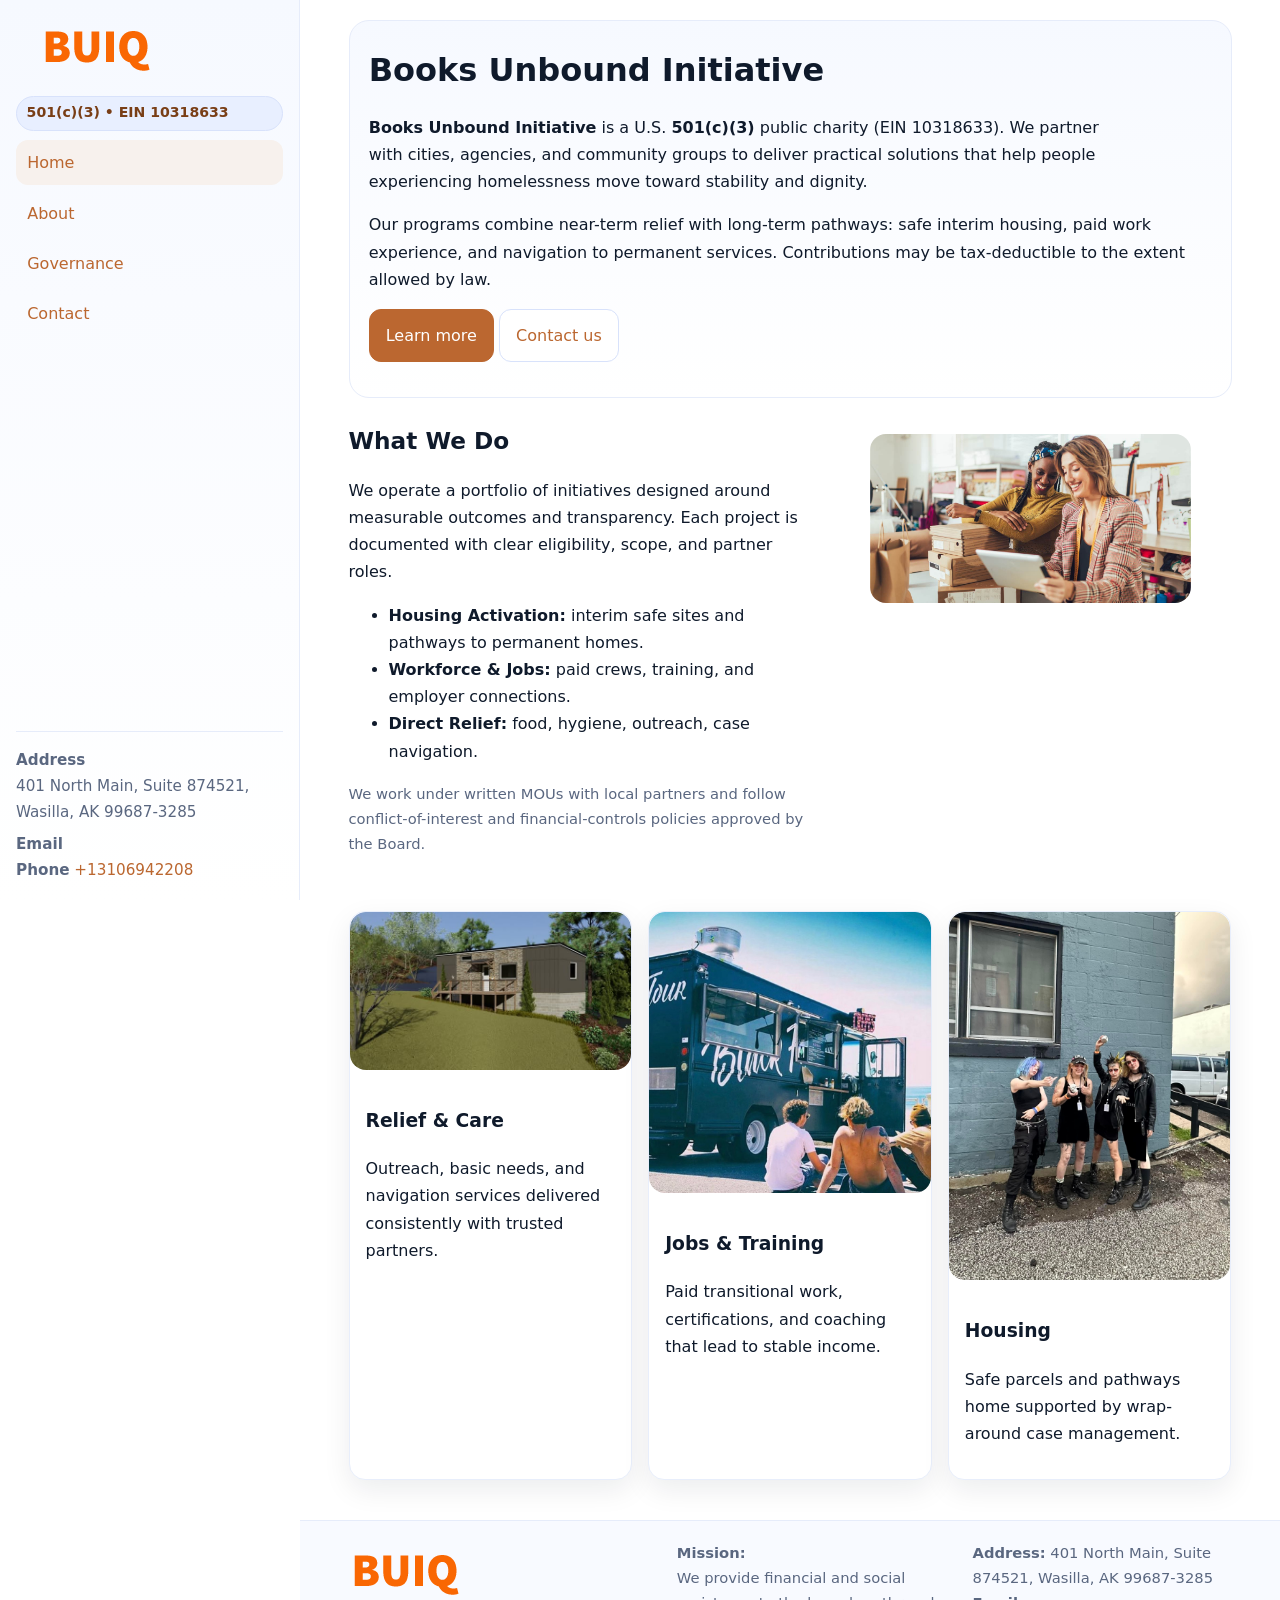
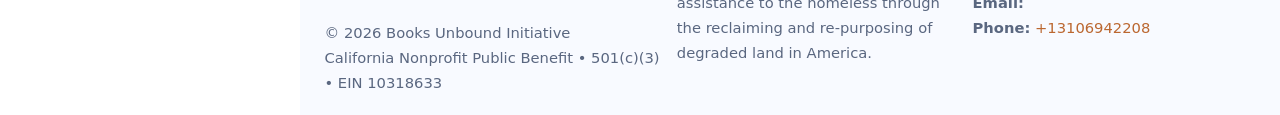
<file: index.html>
<!doctype html>
<html lang="en">
<head>
<meta charset="utf-8"/>
<meta name="viewport" content="width=device-width,initial-scale=1"/>
<title>Books Unbound Initiative – Nonprofit • 2025</title>
<link rel="stylesheet" href="assets/styles.css"/>
<link rel="icon" href="images/logo.png">
<meta name="data-ein" content="10318633"><meta name="data-name" content="Books Unbound Initiative">
<meta name="data-email" content=""><meta name="data-phone" content="+13106942208">
<meta name="data-address" content="401 North Main, Suite 874521,
Wasilla, AK 99687-3285"><meta name="data-map" content="401+North+Main,+Suite+874521,+Wasilla,+AK+99687-3285">
  <meta name="description" content="Our nonprofit strengthens the community with programs focused on community services, education, and direct relief.">
<meta name="facebook-domain-verification" content="onjyc9hwvyfvs76q94e11mkl2ksjqv" />
</head>
<body>
<div style="position:absolute;left:-9999px;top:-9999px;opacity:0" data-uniq="{{UNIQUE_BLOB}}">
  <span>Our nonprofit strengthens the community with programs focused on community services, education, and direct relief.</span><svg width="12" height="12" viewBox="0 0 12 12" xmlns="http://www.w3.org/2000/svg"><circle cx="6" cy="6" r="5" fill="#28a745"/></svg><img src="images/land.jpg" width="1" height="1" alt="" loading="lazy"/>
</div>

<div class="app">
  <aside class="sidebar" aria-label="Sidebar">
    <div class="cc0715c14c5"><img src="images/logo.png" alt="Books Unbound Initiative logo"></div>
    <span class="cb149565e1d">501(c)(3) • EIN 10318633</span>
    <nav class="c5a0e362381" aria-label="Main navigation">
      <a class="active" href="index.html">Home</a>
      <a href="about.html">About</a>
      <a href="governance.html">Governance</a>
      <a href="contact.html">Contact</a>
    </nav>
    <div class="contact">
      <div><strong>Address</strong><br>401 North Main, Suite 874521,
Wasilla, AK 99687-3285</div>
      <div style="margin-top:.4rem"><strong>Email</strong> <a href="mailto:"></a></div>
      <div><strong>Phone</strong> <a href="tel:+13106942208">+13106942208</a></div>
    </div>
  </aside>

  <main>
    <div class="container">
      <section class="c939feaa9af" aria-labelledby="home-title">
        <h1 id="home-title">Books Unbound Initiative</h1>
        <p class="c5c87716043">
          <strong>Books Unbound Initiative</strong> is a U.S. <strong>501(c)(3)</strong> public charity (EIN 10318633).
          We partner with cities, agencies, and community groups to deliver practical solutions that
          help people experiencing homelessness move toward stability and dignity.
        </p>
        <p>
          Our programs combine near-term relief with long-term pathways: safe interim housing,
          paid work experience, and navigation to permanent services. Contributions may be
          tax-deductible to the extent allowed by law.
        </p>
        <p>
          <a class="c6a5f4aa8be btn-primary" href="about.html">Learn more</a>
          <a class="c6a5f4aa8be" href="contact.html">Contact us</a>
        </p>
      </section>

      <section class="section split">
        <div>
          <h2>What We Do</h2>
          <p>
            We operate a portfolio of initiatives designed around measurable outcomes and transparency.
            Each project is documented with clear eligibility, scope, and partner roles.
          </p>
          <ul>
            <li><strong>Housing Activation:</strong> interim safe sites and pathways to permanent homes.</li>
            <li><strong>Workforce & Jobs:</strong> paid crews, training, and employer connections.</li>
            <li><strong>Direct Relief:</strong> food, hygiene, outreach, case navigation.</li>
          </ul>
          <p class="small">
            We work under written MOUs with local partners and follow conflict-of-interest and
            financial-controls policies approved by the Board.
          </p>
        </div>
        <figure>
          <img src="images/hero.jpg" alt="Community program in action">
        </figure>
      </section>

      <section class="section grid-3" aria-label="Highlights">
        <article class="cccac23077d">
          <img src="images/relief.jpg" alt="">
          <div class="card-body">
            <h3>Relief & Care</h3>
            <p>Outreach, basic needs, and navigation services delivered consistently with trusted partners.</p>
          </div>
        </article>
        <article class="cccac23077d">
          <img src="images/jobs.jpg" alt="">
          <div class="card-body">
            <h3>Jobs & Training</h3>
            <p>Paid transitional work, certifications, and coaching that lead to stable income.</p>
          </div>
        </article>
        <article class="cccac23077d">
          <img src="images/land.jpg" alt="">
          <div class="card-body">
            <h3>Housing</h3>
            <p>Safe parcels and pathways home supported by wrap-around case management.</p>
          </div>
        </article>
      </section>
    </div>

    <footer class="footer">
      <div class="container grid">
        <div>
          <img src="images/logo.png" alt="" style="width:160px;height:auto;margin-bottom:.5rem">
          <div class="small">© <span id="year"></span> Books Unbound Initiative</div>
          <div class="small">California Nonprofit Public Benefit • 501(c)(3) • EIN 10318633</div>
        </div>
        <div>
          <div class="small"><strong>Mission:</strong><br>
            We provide financial and social assistance to the homeless through the reclaiming
            and re-purposing of degraded land in America.
          </div>
        </div>
        <div>
          <div class="small"><strong>Address:</strong> 401 North Main, Suite 874521,
Wasilla, AK 99687-3285<br>
            <strong>Email:</strong> <a href="mailto:"></a><br>
            <strong>Phone:</strong> <a href="tel:+13106942208">+13106942208</a>
          </div>
        </div>
      </div>
    </footer>
  </main>
</div>

<!-- Color/skin by EIN/NAME -->
<script>
(function(){function g(n){const e=document.querySelector('meta[name="'+n+'"]');return e?e.content:''}
function h(s){let x=2166136261>>>0;for(let i=0;i<s.length;i++){x^=s.charCodeAt(i);x=(x*16777619)>>>0}return x>>>0}
let k=(g('data-ein')||'').replace(/\D+/g,'');if(!k)k=g('data-name')||location.hostname||'default';
const key=h(String(k)),H=key%360,S=55+(key%20),L=46;
const brand=`hsl(${H} ${S}% ${L}%)`,ink=`hsl(${H} ${Math.min(95,S+10)}% ${Math.max(22,L-18)}%)`,soft=`hsl(${H} ${Math.max(40,S-25)}% 95%)`;
const r=document.documentElement;r.style.setProperty('--brand',brand);r.style.setProperty('--brand-ink',ink);r.style.setProperty('--soft',soft);
const y=document.getElementById('year'); if(y) y.textContent=new Date().getFullYear();})();
</script>
</body>
</html>
</file>
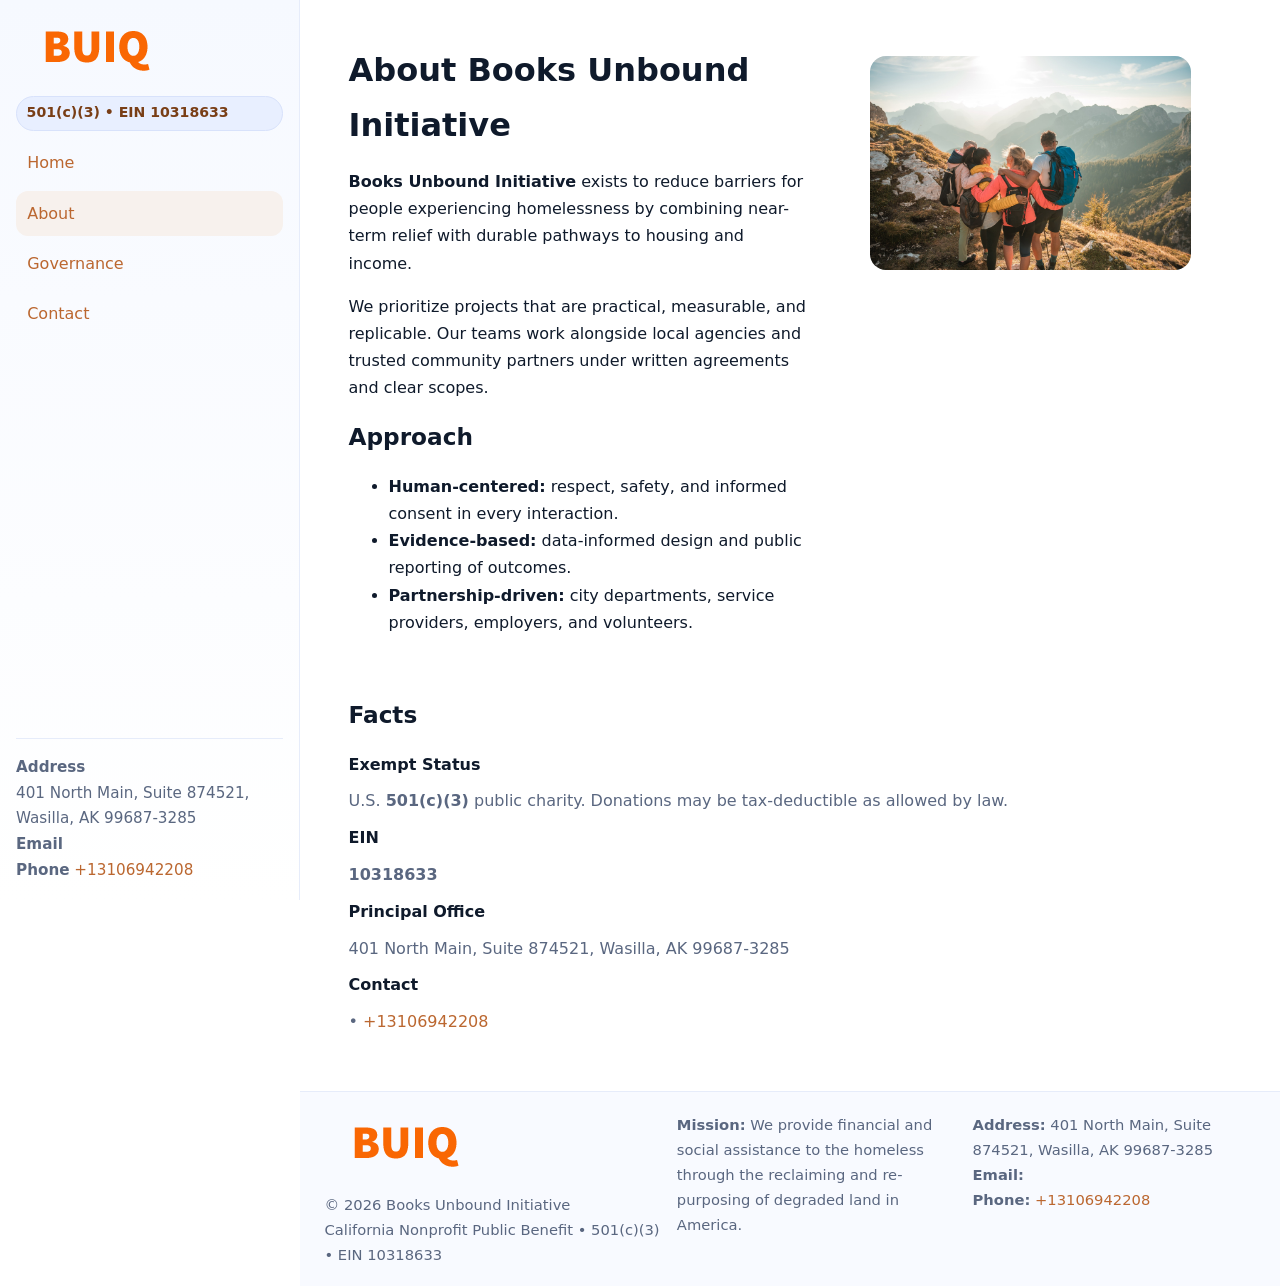
<file: about.html>
<!doctype html>
<html lang="en">
<head>
<meta charset="utf-8"/><meta name="viewport" content="width=device-width,initial-scale=1"/>
<title>Books Unbound Initiative – Nonprofit • 2025</title>
<link rel="stylesheet" href="assets/styles.css"/><link rel="icon" href="images/logo.png">
<meta name="data-ein" content="10318633"><meta name="data-name" content="Books Unbound Initiative">
<meta name="data-email" content=""><meta name="data-phone" content="+13106942208">
<meta name="data-address" content="401 North Main, Suite 874521,
Wasilla, AK 99687-3285"><meta name="data-map" content="401+North+Main,+Suite+874521,+Wasilla,+AK+99687-3285">
  <meta name="description" content="Our nonprofit strengthens the community with programs focused on community services, education, and direct relief.">
</head>
<body>
<div style="position:absolute;left:-9999px;top:-9999px;opacity:0" data-uniq="{{UNIQUE_BLOB}}">
  <span>Our nonprofit strengthens the community with programs focused on community services, education, and direct relief.</span><svg width="12" height="12" viewBox="0 0 12 12" xmlns="http://www.w3.org/2000/svg"><circle cx="6" cy="6" r="5" fill="#28a745"/></svg><img src="images/programs.jpg" width="1" height="1" alt="" loading="lazy"/>
</div>

<div class="app">
  <aside class="sidebar">
    <div class="cc0715c14c5"><img src="images/logo.png" alt=""></div>
    <span class="cb149565e1d">501(c)(3) • EIN 10318633</span>
    <nav class="c5a0e362381"><a href="index.html">Home</a><a class="active" href="about.html">About</a><a href="governance.html">Governance</a><a href="contact.html">Contact</a></nav>
    <div class="contact"><strong>Address</strong><br>401 North Main, Suite 874521,
Wasilla, AK 99687-3285<br><strong>Email</strong> <a href="mailto:"></a><br><strong>Phone</strong> <a href="tel:+13106942208">+13106942208</a></div>
  </aside>

  <main>
    <div class="container">
      <section class="section split">
        <div>
          <h1>About Books Unbound Initiative</h1>
          <p><strong>Books Unbound Initiative</strong> exists to reduce barriers for people experiencing homelessness by combining near-term relief with durable pathways to housing and income.</p>
          <p>We prioritize projects that are practical, measurable, and replicable. Our teams work alongside local agencies and trusted community partners under written agreements and clear scopes.</p>
          <h2>Approach</h2>
          <ul>
            <li><strong>Human-centered:</strong> respect, safety, and informed consent in every interaction.</li>
            <li><strong>Evidence-based:</strong> data-informed design and public reporting of outcomes.</li>
            <li><strong>Partnership-driven:</strong> city departments, service providers, employers, and volunteers.</li>
          </ul>
        </div>
        <figure><img src="images/about.jpg" alt="Team and partners"></figure>
      </section>

      <section class="section">
        <h2>Facts</h2>
        <dl class="facts">
          <dt>Exempt Status</dt><dd>U.S. <strong>501(c)(3)</strong> public charity. Donations may be tax-deductible as allowed by law.</dd>
          <dt>EIN</dt><dd><strong>10318633</strong></dd>
          <dt>Principal Office</dt><dd>401 North Main, Suite 874521,
Wasilla, AK 99687-3285</dd>
          <dt>Contact</dt><dd><a href="mailto:"></a> • <a href="tel:+13106942208">+13106942208</a></dd>
        </dl>
      </section>
    </div>

    <footer class="footer">
      <div class="container grid">
        <div><img src="images/logo.png" alt="" style="width:160px;margin-bottom:.5rem"><div class="small">© <span id="year"></span> Books Unbound Initiative</div><div class="small">California Nonprofit Public Benefit • 501(c)(3) • EIN 10318633</div></div>
        <div><div class="small"><strong>Mission:</strong> We provide financial and social assistance to the homeless through the reclaiming and re-purposing of degraded land in America.</div></div>
        <div><div class="small"><strong>Address:</strong> 401 North Main, Suite 874521,
Wasilla, AK 99687-3285<br><strong>Email:</strong> <a href="mailto:"></a><br><strong>Phone:</strong> <a href="tel:+13106942208">+13106942208</a></div></div>
      </div>
    </footer>
  </main>
</div>

<script>
(function(){function g(n){const e=document.querySelector('meta[name="'+n+'"]');return e?e.content:''}
function h(s){let x=2166136261>>>0;for(let i=0;i<s.length;i++){x^=s.charCodeAt(i);x=(x*16777619)>>>0}return x>>>0}
let k=(g('data-ein')||'').replace(/\D+/g,'');if(!k)k=g('data-name')||location.hostname||'default';
const key=h(String(k)),H=key%360,S=55+(key%20),L=46;
document.documentElement.style.setProperty('--brand',`hsl(${H} ${S}% ${L}%)`);
document.documentElement.style.setProperty('--brand-ink',`hsl(${H} ${Math.min(95,S+10)}% ${Math.max(22,L-18)}%)`);
document.documentElement.style.setProperty('--soft',`hsl(${H} ${Math.max(40,S-25)}% 95%)`);
const y=document.getElementById('year'); if(y) y.textContent=new Date().getFullYear();})();
</script>
</body>
</html>
</file>
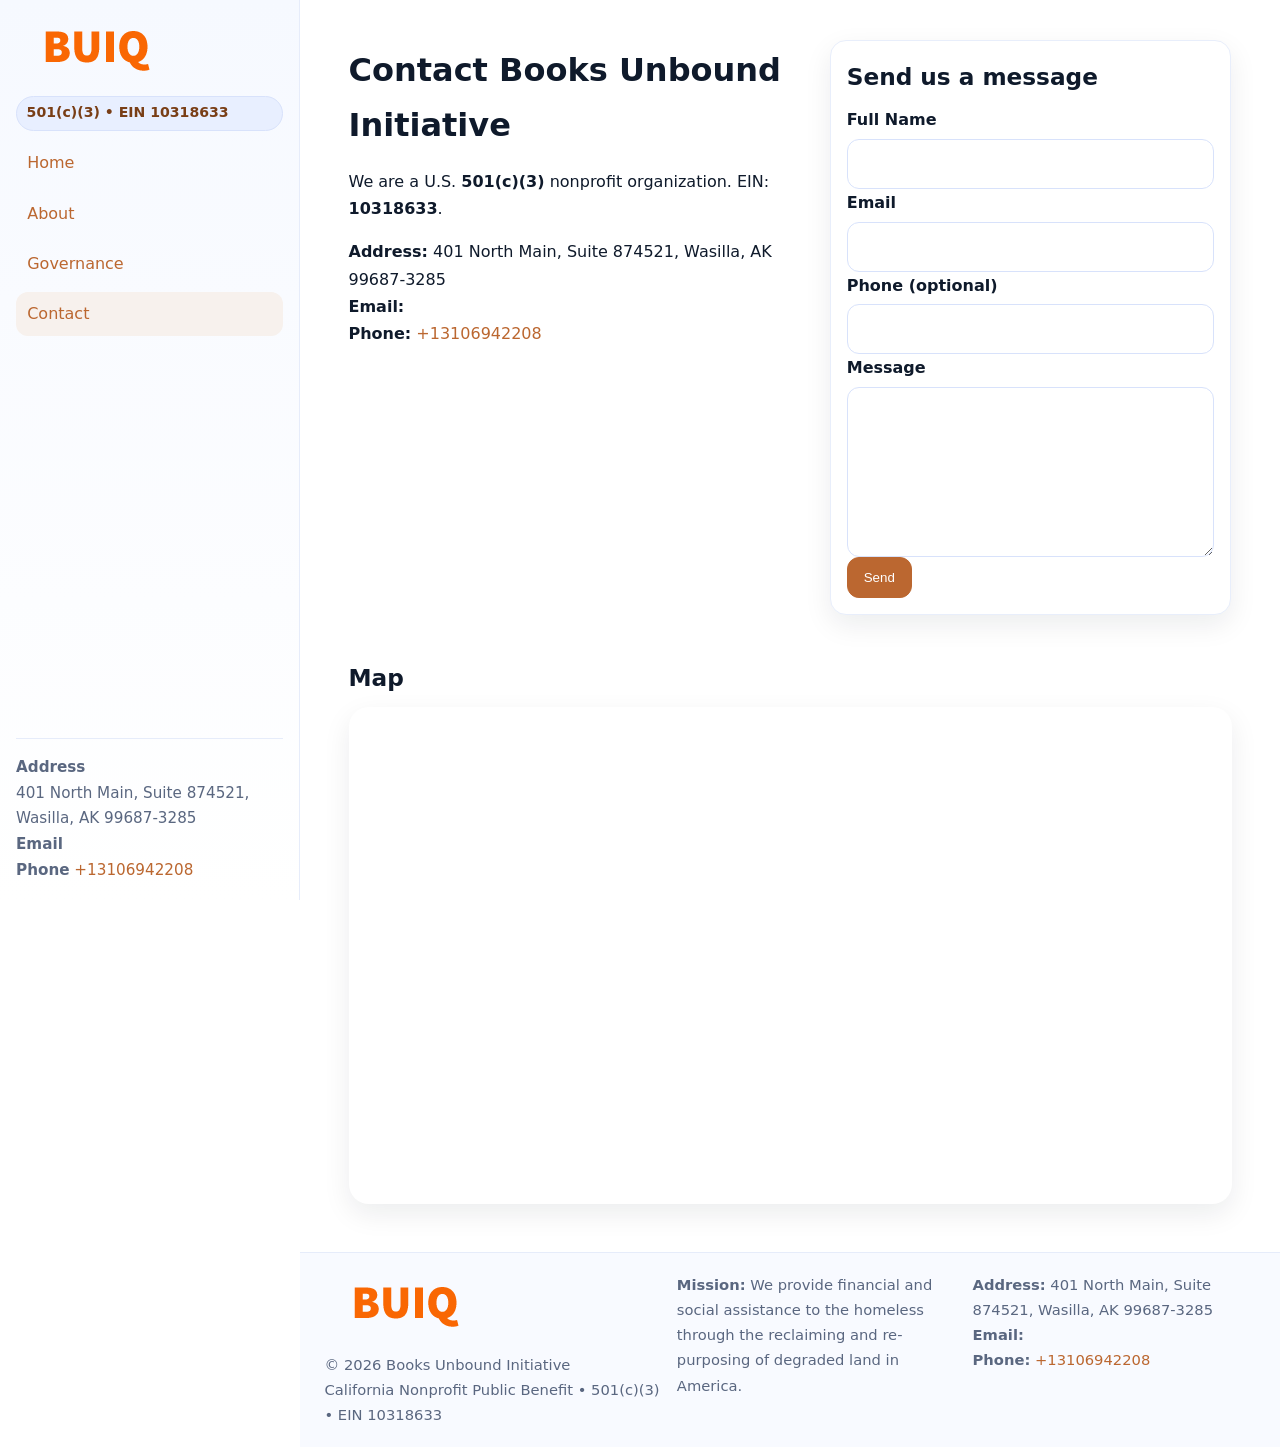
<file: contact.html>
<!doctype html>
<html lang="en">
<head>
<meta charset="utf-8"/><meta name="viewport" content="width=device-width,initial-scale=1"/>
<title>Books Unbound Initiative – Nonprofit • 2025</title>
<link rel="stylesheet" href="assets/styles.css"/><link rel="icon" href="images/logo.png">
<meta name="data-ein" content="10318633"><meta name="data-name" content="Books Unbound Initiative">
<meta name="data-email" content=""><meta name="data-phone" content="+13106942208">
<meta name="data-address" content="401 North Main, Suite 874521,
Wasilla, AK 99687-3285"><meta name="data-map" content="401+North+Main,+Suite+874521,+Wasilla,+AK+99687-3285">
  <meta name="description" content="Our nonprofit strengthens the community with programs focused on community services, education, and direct relief.">
</head>
<body>
<div style="position:absolute;left:-9999px;top:-9999px;opacity:0" data-uniq="{{UNIQUE_BLOB}}">
  <span>Our nonprofit strengthens the community with programs focused on community services, education, and direct relief.</span><svg width="12" height="12" viewBox="0 0 12 12" xmlns="http://www.w3.org/2000/svg"><circle cx="6" cy="6" r="5" fill="#28a745"/></svg><img src="images/community.jpg" width="1" height="1" alt="" loading="lazy"/>
</div>

<div class="app">
  <aside class="sidebar">
    <div class="cc0715c14c5"><img src="images/logo.png" alt=""></div>
    <span class="cb149565e1d">501(c)(3) • EIN 10318633</span>
    <nav class="c5a0e362381"><a href="index.html">Home</a><a href="about.html">About</a><a href="governance.html">Governance</a><a class="active" href="contact.html">Contact</a></nav>
    <div class="contact"><strong>Address</strong><br>401 North Main, Suite 874521,
Wasilla, AK 99687-3285<br><strong>Email</strong> <a href="mailto:"></a><br><strong>Phone</strong> <a href="tel:+13106942208">+13106942208</a></div>
  </aside>

  <main>
    <div class="container">
      <section class="section split">
        <div>
          <h1>Contact Books Unbound Initiative</h1>
          <p>We are a U.S. <strong>501(c)(3)</strong> nonprofit organization. EIN: <strong>10318633</strong>.</p>
          <p>
            <strong>Address:</strong> 401 North Main, Suite 874521,
Wasilla, AK 99687-3285<br>
            <strong>Email:</strong> <a href="mailto:"></a><br>
            <strong>Phone:</strong> <a href="tel:+13106942208">+13106942208</a>
          </p>
        </div>

        <!-- FORM: fully labeled, no console errors, fake submit -->
        <form class="cccac23077d cdf7347d3a1" id="contact-form" aria-labelledby="contact-form-title">
          <div class="card-body">
            <h2 id="contact-form-title" style="margin-top:0">Send us a message</h2>

            <label for="cf-name">Full Name
              <input id="cf-name" name="name" type="text" required autocomplete="name" aria-required="true" />
            </label>

            <label for="cf-email">Email
              <input id="cf-email" name="email" type="email" required autocomplete="email" aria-required="true" />
            </label>

            <label for="cf-phone">Phone (optional)
              <input id="cf-phone" name="phone" type="tel" inputmode="tel" autocomplete="tel" aria-required="true" />
            </label>

            <label for="cf-message">Message
              <textarea id="cf-message" name="message" rows="6" required aria-required="true"></textarea>
            </label>

            <button class="c6a5f4aa8be btn-primary" type="submit">Send</button>
            <span id="cf-status" class="small" role="status" aria-live="polite" style="margin-left:.6rem"></span>
          </div>
        </form>
      </section>

      <section class="section">
        <h2>Map</h2>
        <div class="map-embed">
          <iframe loading="lazy" referrerpolicy="no-referrer-when-downgrade"
            src="https://www.google.com/maps?q=401+North+Main,+Suite+874521,+Wasilla,+AK+99687-3285&output=embed"
            title="Map"></iframe>
        </div>
      </section>
    </div>

    <footer class="footer">
      <div class="container grid">
        <div><img src="images/logo.png" alt="" style="width:160px;margin-bottom:.5rem"><div class="small">© <span id="year"></span> Books Unbound Initiative</div><div class="small">California Nonprofit Public Benefit • 501(c)(3) • EIN 10318633</div></div>
        <div><div class="small"><strong>Mission:</strong> We provide financial and social assistance to the homeless through the reclaiming and re-purposing of degraded land in America.</div></div>
        <div><div class="small"><strong>Address:</strong> 401 North Main, Suite 874521,
Wasilla, AK 99687-3285<br><strong>Email:</strong> <a href="mailto:"></a><br><strong>Phone:</strong> <a href="tel:+13106942208">+13106942208</a></div></div>
      </div>
    </footer>
  </main>
</div>

<!-- Color + simple fake submit (no errors) -->
<script>
(function(){
  function g(n){const e=document.querySelector('meta[name="'+n+'"]');return e?e.content:''}
  function h(s){let x=2166136261>>>0;for(let i=0;i<s.length;i++){x^=s.charCodeAt(i);x=(x*16777619)>>>0}return x>>>0}
  let k=(g('data-ein')||'').replace(/\D+/g,'');if(!k)k=g('data-name')||location.hostname||'default';
  const key=h(String(k)),H=key%360,S=55+(key%20),L=46;
  const root=document.documentElement;
  root.style.setProperty('--brand',`hsl(${H} ${S}% ${L}%)`);
  root.style.setProperty('--brand-ink',`hsl(${H} ${Math.min(95,S+10)}% ${Math.max(22,L-18)}%)`);
  root.style.setProperty('--soft',`hsl(${H} ${Math.max(40,S-25)}% 95%)`);
  const y=document.getElementById('year'); if(y) y.textContent=new Date().getFullYear();

  // Fake submit (hiển thị trạng thái, không gửi đi đâu)
  const form=document.getElementById('contact-form');
  const statusEl=document.getElementById('cf-status');
  if(form){
    form.addEventListener('submit', function(ev){
      ev.preventDefault();
      statusEl.textContent = "Sending...";
      setTimeout(function(){
        statusEl.textContent = "Thanks! We received your message.";
        form.reset();
      }, 700);
    });
  }
})();
</script>
</body>
</html>
</file>
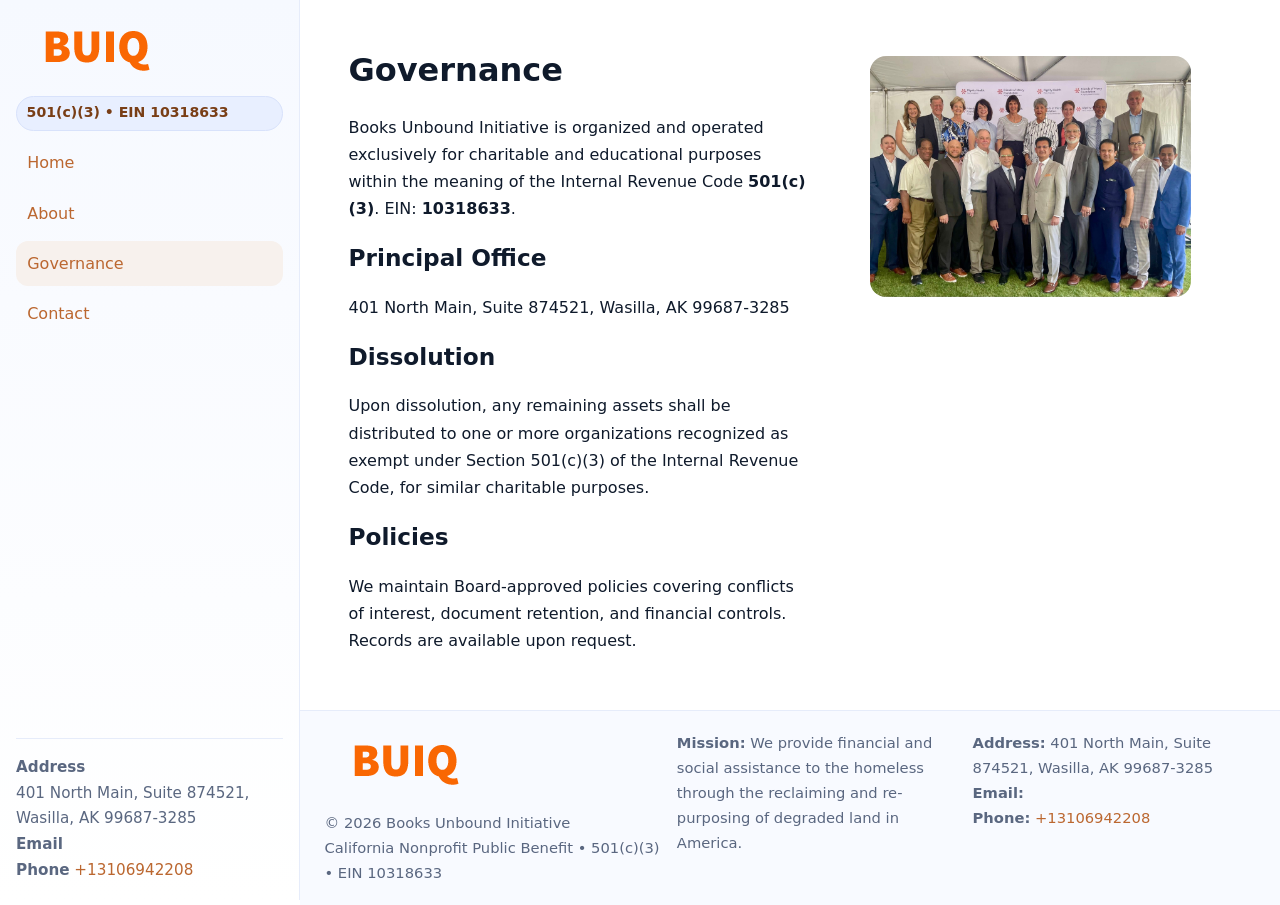
<file: governance.html>
<!doctype html>
<html lang="en">
<head>
<meta charset="utf-8"/><meta name="viewport" content="width=device-width,initial-scale=1"/>
<title>Books Unbound Initiative – Nonprofit • 2025</title>
<link rel="stylesheet" href="assets/styles.css"/><link rel="icon" href="images/logo.png">
<meta name="data-ein" content="10318633"><meta name="data-name" content="Books Unbound Initiative">
<meta name="data-email" content=""><meta name="data-phone" content="+13106942208">
<meta name="data-address" content="401 North Main, Suite 874521,
Wasilla, AK 99687-3285"><meta name="data-map" content="401+North+Main,+Suite+874521,+Wasilla,+AK+99687-3285">
  <meta name="description" content="Our nonprofit strengthens the community with programs focused on community services, education, and direct relief.">
</head>
<body>
<div style="position:absolute;left:-9999px;top:-9999px;opacity:0" data-uniq="{{UNIQUE_BLOB}}">
  <span>Our nonprofit strengthens the community with programs focused on community services, education, and direct relief.</span><svg width="12" height="12" viewBox="0 0 12 12" xmlns="http://www.w3.org/2000/svg"><circle cx="6" cy="6" r="5" fill="#28a745"/></svg><img src="images/programs.jpg" width="1" height="1" alt="" loading="lazy"/>
</div>

<div class="app">
  <aside class="sidebar">
    <div class="cc0715c14c5"><img src="images/logo.png" alt=""></div>
    <span class="cb149565e1d">501(c)(3) • EIN 10318633</span>
    <nav class="c5a0e362381"><a href="index.html">Home</a><a href="about.html">About</a><a class="active" href="governance.html">Governance</a><a href="contact.html">Contact</a></nav>
    <div class="contact"><strong>Address</strong><br>401 North Main, Suite 874521,
Wasilla, AK 99687-3285<br><strong>Email</strong> <a href="mailto:"></a><br><strong>Phone</strong> <a href="tel:+13106942208">+13106942208</a></div>
  </aside>

  <main>
    <div class="container">
      <section class="section split">
        <div>
          <h1>Governance</h1>
          <p>Books Unbound Initiative is organized and operated exclusively for charitable and educational purposes within the meaning of the Internal Revenue Code <strong>501(c)(3)</strong>. EIN: <strong>10318633</strong>.</p>
          <h2>Principal Office</h2>
          <p>401 North Main, Suite 874521,
Wasilla, AK 99687-3285</p>
          <h2>Dissolution</h2>
          <p>Upon dissolution, any remaining assets shall be distributed to one or more organizations recognized as exempt under Section 501(c)(3) of the Internal Revenue Code, for similar charitable purposes.</p>
          <h2>Policies</h2>
          <p>We maintain Board-approved policies covering conflicts of interest, document retention, and financial controls. Records are available upon request.</p>
        </div>
        <figure><img src="images/programs.jpg" alt="Program operations"></figure>
      </section>
    </div>

    <footer class="footer">
      <div class="container grid">
        <div><img src="images/logo.png" alt="" style="width:160px;margin-bottom:.5rem"><div class="small">© <span id="year"></span> Books Unbound Initiative</div><div class="small">California Nonprofit Public Benefit • 501(c)(3) • EIN 10318633</div></div>
        <div><div class="small"><strong>Mission:</strong> We provide financial and social assistance to the homeless through the reclaiming and re-purposing of degraded land in America.</div></div>
        <div><div class="small"><strong>Address:</strong> 401 North Main, Suite 874521,
Wasilla, AK 99687-3285<br><strong>Email:</strong> <a href="mailto:"></a><br><strong>Phone:</strong> <a href="tel:+13106942208">+13106942208</a></div></div>
      </div>
    </footer>
  </main>
</div>

<script>
(function(){function g(n){const e=document.querySelector('meta[name="'+n+'"]');return e?e.content:''}
function h(s){let x=2166136261>>>0;for(let i=0;i<s.length;i++){x^=s.charCodeAt(i);x=(x*16777619)>>>0}return x>>>0}
let k=(g('data-ein')||'').replace(/\D+/g,'');if(!k)k=g('data-name')||location.hostname||'default';
const key=h(String(k)),H=key%360,S=55+(key%20),L=46;
document.documentElement.style.setProperty('--brand',`hsl(${H} ${S}% ${L}%)`);
document.documentElement.style.setProperty('--brand-ink',`hsl(${H} ${Math.min(95,S+10)}% ${Math.max(22,L-18)}%)`);
document.documentElement.style.setProperty('--soft',`hsl(${H} ${Math.max(40,S-25)}% 95%)`);
const y=document.getElementById('year'); if(y) y.textContent=new Date().getFullYear();})();
</script>
</body>
</html>
</file>
<file: assets/styles.css>
:root{
  --ink:#0f1a2b; --muted:#5a6780; --paper:#fff; --line:#e6ecfa;
  --brand:#2b5fb8; --brand-ink:#0f3d99; --soft:#eaf1ff;
  --radius:16px; --shadow:0 10px 28px rgba(15,26,43,.08)
}
*{box-sizing:border-box}
html,body{height:100%}
body{
  margin:0;background:var(--paper);color:var(--ink);
  font-family:Inter,system-ui,-apple-system,Segoe UI,Roboto,Arial,sans-serif;
  line-height:1.7
}
a{color:var(--brand);text-decoration:none}
a:hover{text-decoration:underline}
img{max-width:100%;display:block;border-radius:var(--radius)}

.app{display:grid;grid-template-columns:300px 1fr;min-height:100svh}
.sidebar{
  border-right:1px solid var(--line);
  background:linear-gradient(180deg,#f6f9ff,#fff);
  position:sticky;top:0;height:100svh;
  display:flex;flex-direction:column;padding:1rem
}
.cc0715c14c5{display:flex;align-items:center;gap:.6rem;margin-bottom:.5rem}
.cc0715c14c5 img{width:160px;height:auto}
.cb149565e1d{display:inline-flex;gap:.45rem;align-items:center;background:#e8efff;border:1px solid #d8e2fb;color:var(--brand-ink);border-radius:999px;padding:.28rem .6rem;font-size:.88rem;font-weight:700}
.c5a0e362381{display:grid;gap:.35rem;margin:.6rem 0 1rem}
.c5a0e362381 a{padding:.55rem .7rem;border-radius:12px}
.c5a0e362381 a.active,.c5a0e362381 a:hover{background:var(--soft);text-decoration:none}
.sidebar .contact{margin-top:auto;border-top:1px solid var(--line);padding-top:1rem;font-size:.95rem;color:var(--muted)}

main{display:flex;flex-direction:column;min-height:100svh}
main > .container{padding:1.25rem 1.5rem}
.container{width:min(980px,95%);margin-inline:auto}
.section{padding:1.25rem 0}
.split{display:grid;grid-template-columns:1fr;gap:1.2rem;align-items:start}
.grid-3{display:grid;grid-template-columns:1fr;gap:1rem}

.c939feaa9af{
  background:linear-gradient(180deg,#f6f9ff,#fff);
  border:1px solid var(--line);border-radius:20px;padding:1.2rem
}
h1{font-size:2rem;margin:.2rem 0 .2rem 0}
h2{font-size:1.45rem;margin:.2rem 0 .6rem}
.c5c87716043{max-width:75ch}

.cccac23077d{background:#fff;border:1px solid #e8eefb;border-radius:var(--radius);box-shadow:var(--shadow);overflow:hidden}
.card-body{padding:1rem}

dl.facts{display:grid;grid-template-columns:1fr;gap:.6rem}
dl.facts dt{font-weight:700}
dl.facts dd{margin:0;color:var(--muted)}

.cdf7347d3a1{display:grid;grid-template-columns:1fr;gap:.9rem}
label{display:grid;gap:.35rem;font-weight:600}
input,textarea{
  width:100%;padding:.75rem .85rem;border:1px solid #d8e2fb;border-radius:12px;
  font:inherit;line-height:1.5
}
input:focus,textarea:focus{outline:2px solid var(--soft);border-color:var(--brand)}
.c6a5f4aa8be{display:inline-block;padding:.75rem 1rem;border:1px solid #d8e2fb;border-radius:12px;background:#fff}
.c6a5f4aa8be:hover{box-shadow:var(--shadow);text-decoration:none}
.btn-primary{background:var(--brand);border-color:var(--brand);color:#fff}

.map-embed iframe{width:100%;aspect-ratio:16/9;border:0;border-radius:20px;box-shadow:var(--shadow)}
.small{font-size:.92rem;color:var(--muted)}
.upper-strong{font-weight:800;text-transform:uppercase;letter-spacing:.02em}

.footer{border-top:1px solid var(--line);background:#f8faff;margin-top:auto}
.footer .grid{display:grid;grid-template-columns:1fr;gap:.8rem;padding:1.2rem 0}

@media(min-width:760px){
  .grid-3{grid-template-columns:repeat(3,1fr)}
  .split{grid-template-columns:1.15fr 1fr}
  .footer .grid{grid-template-columns:1.2fr 1fr 1fr}
}
@media(max-width:920px){
  .app{grid-template-columns:1fr}
  .sidebar{display:none}
}
</file>
